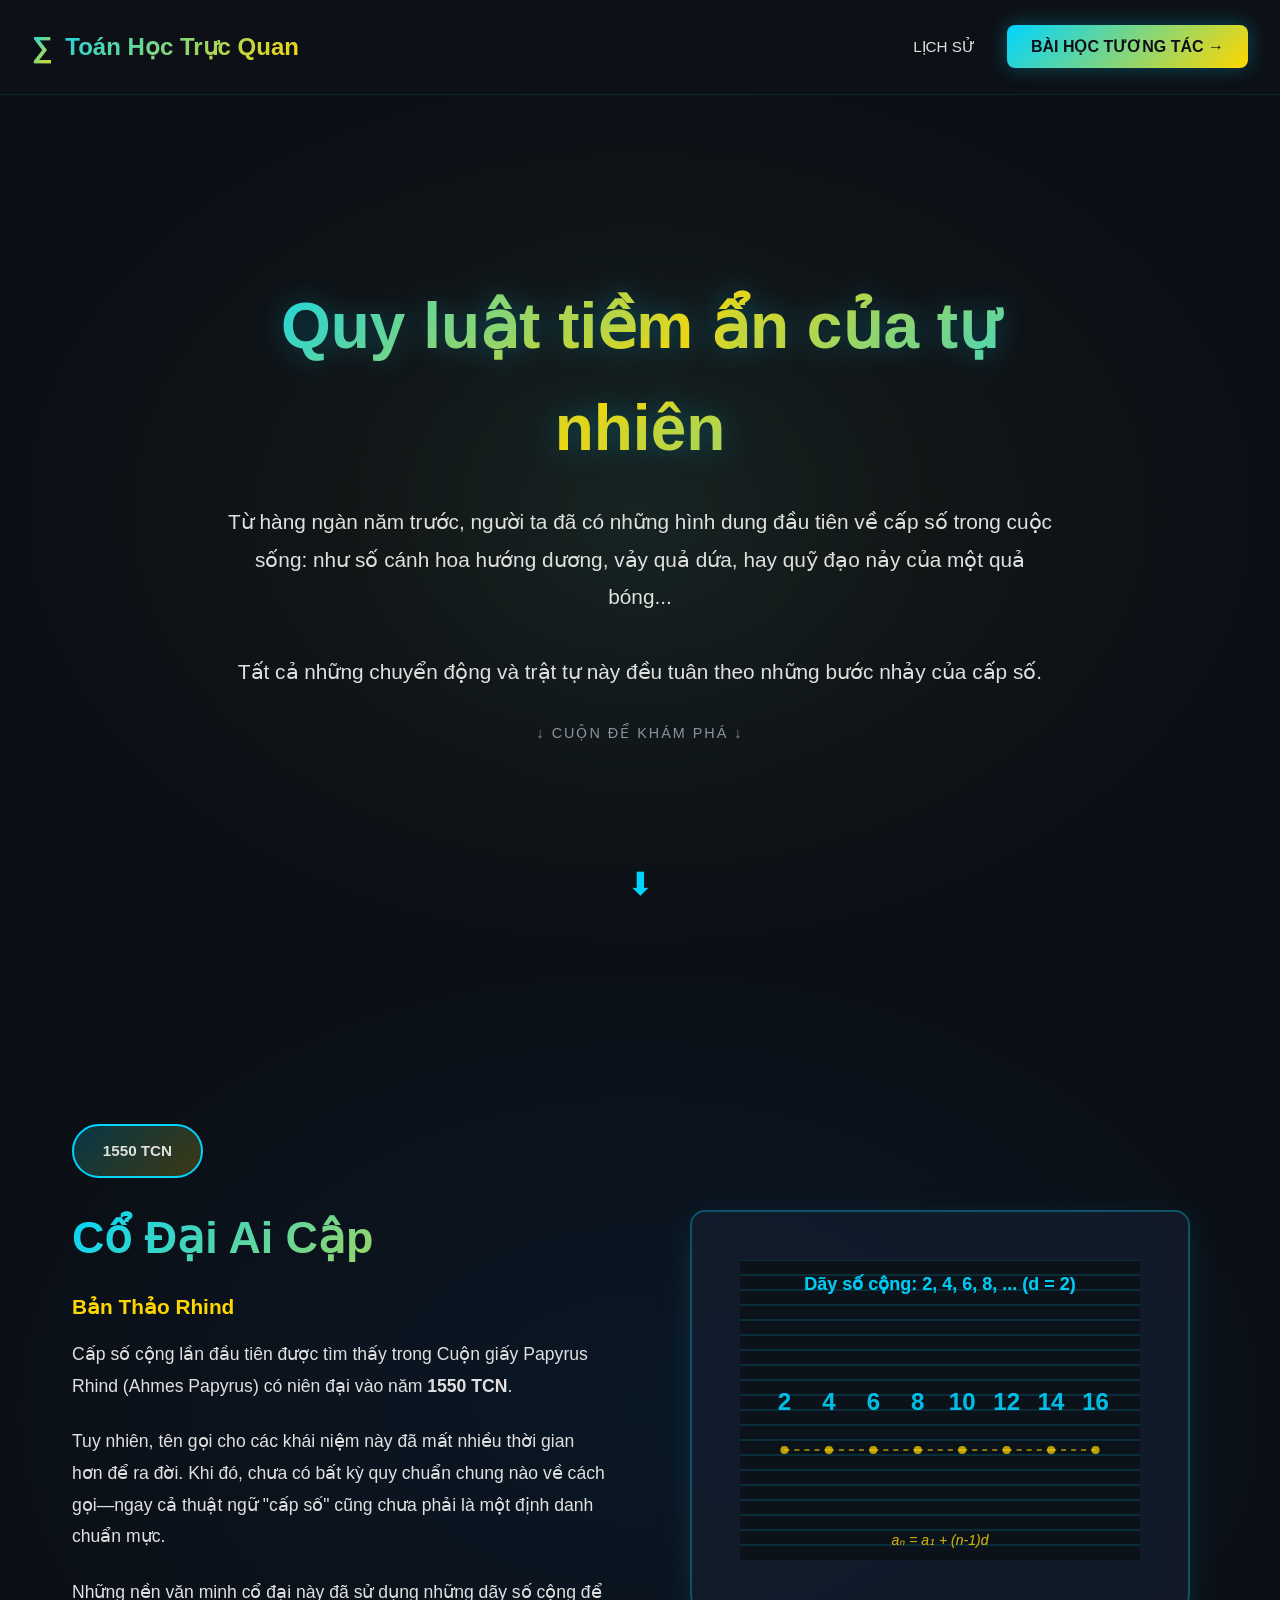
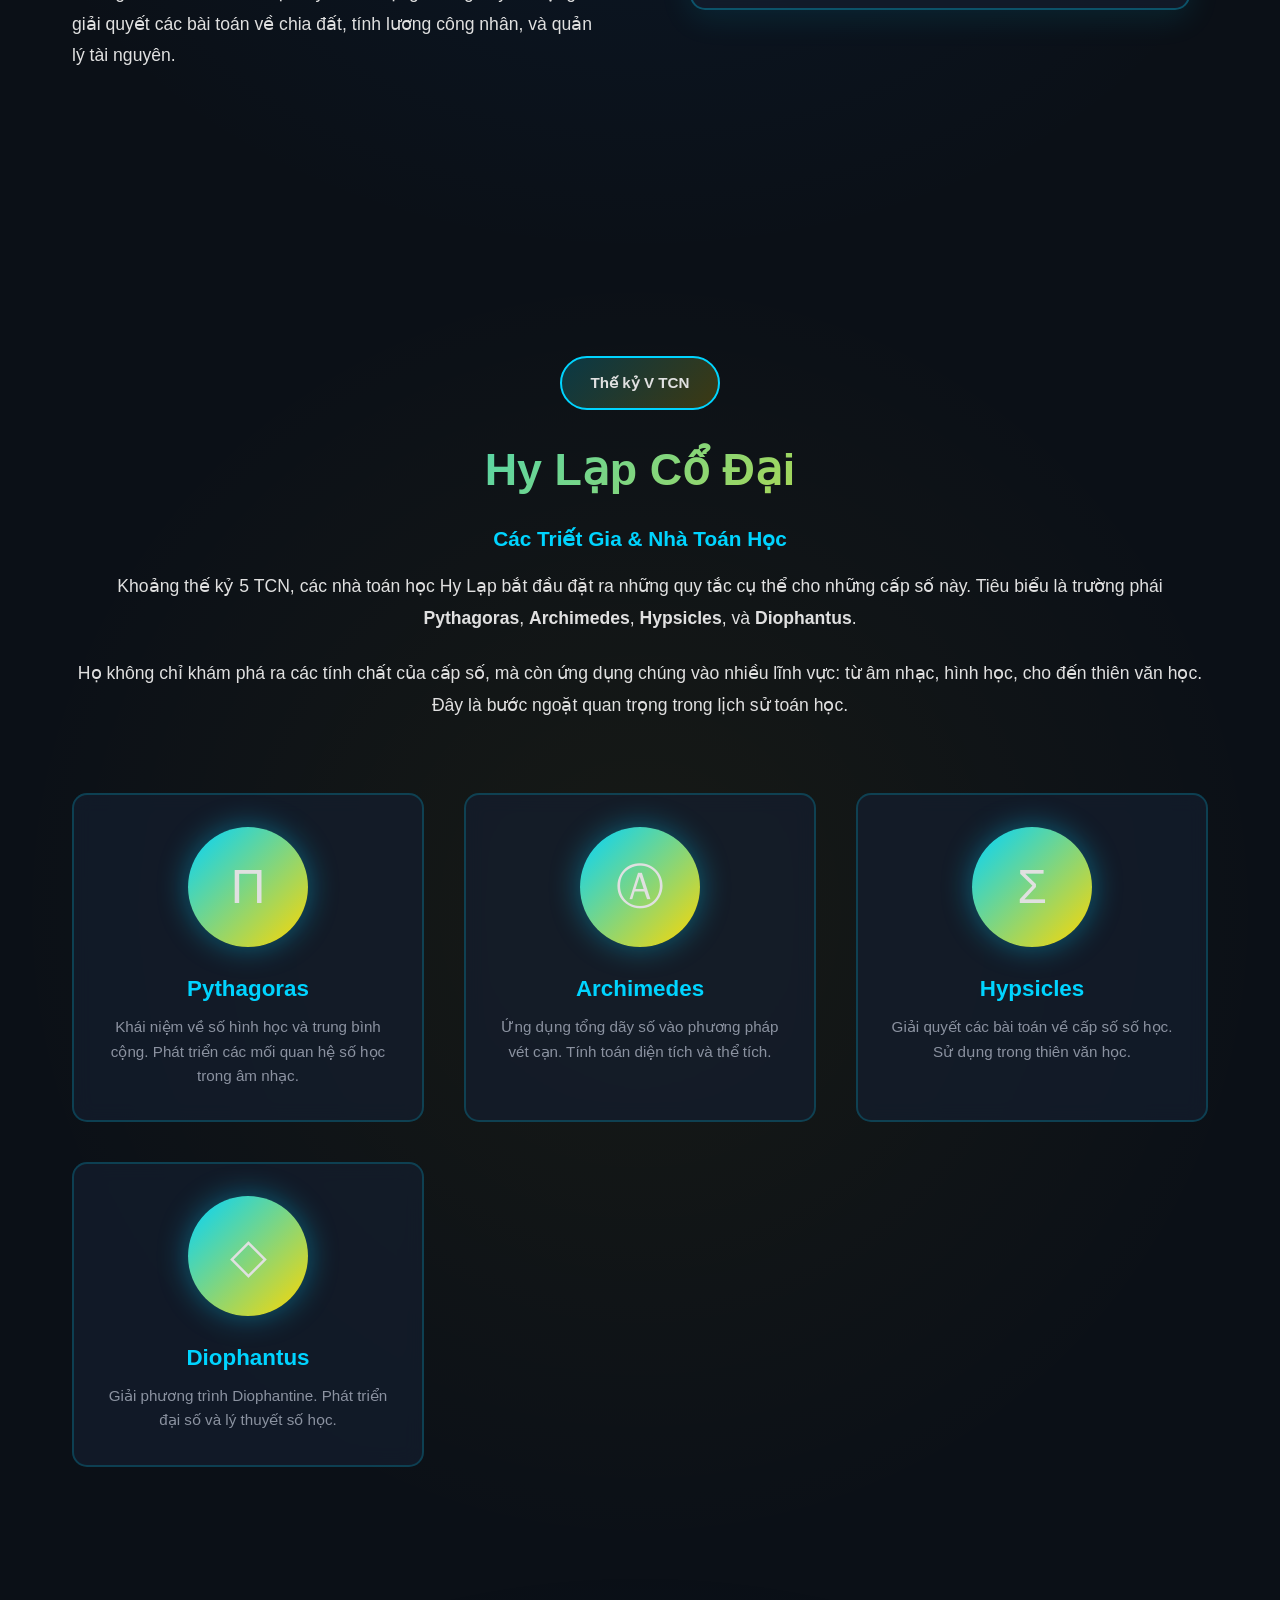
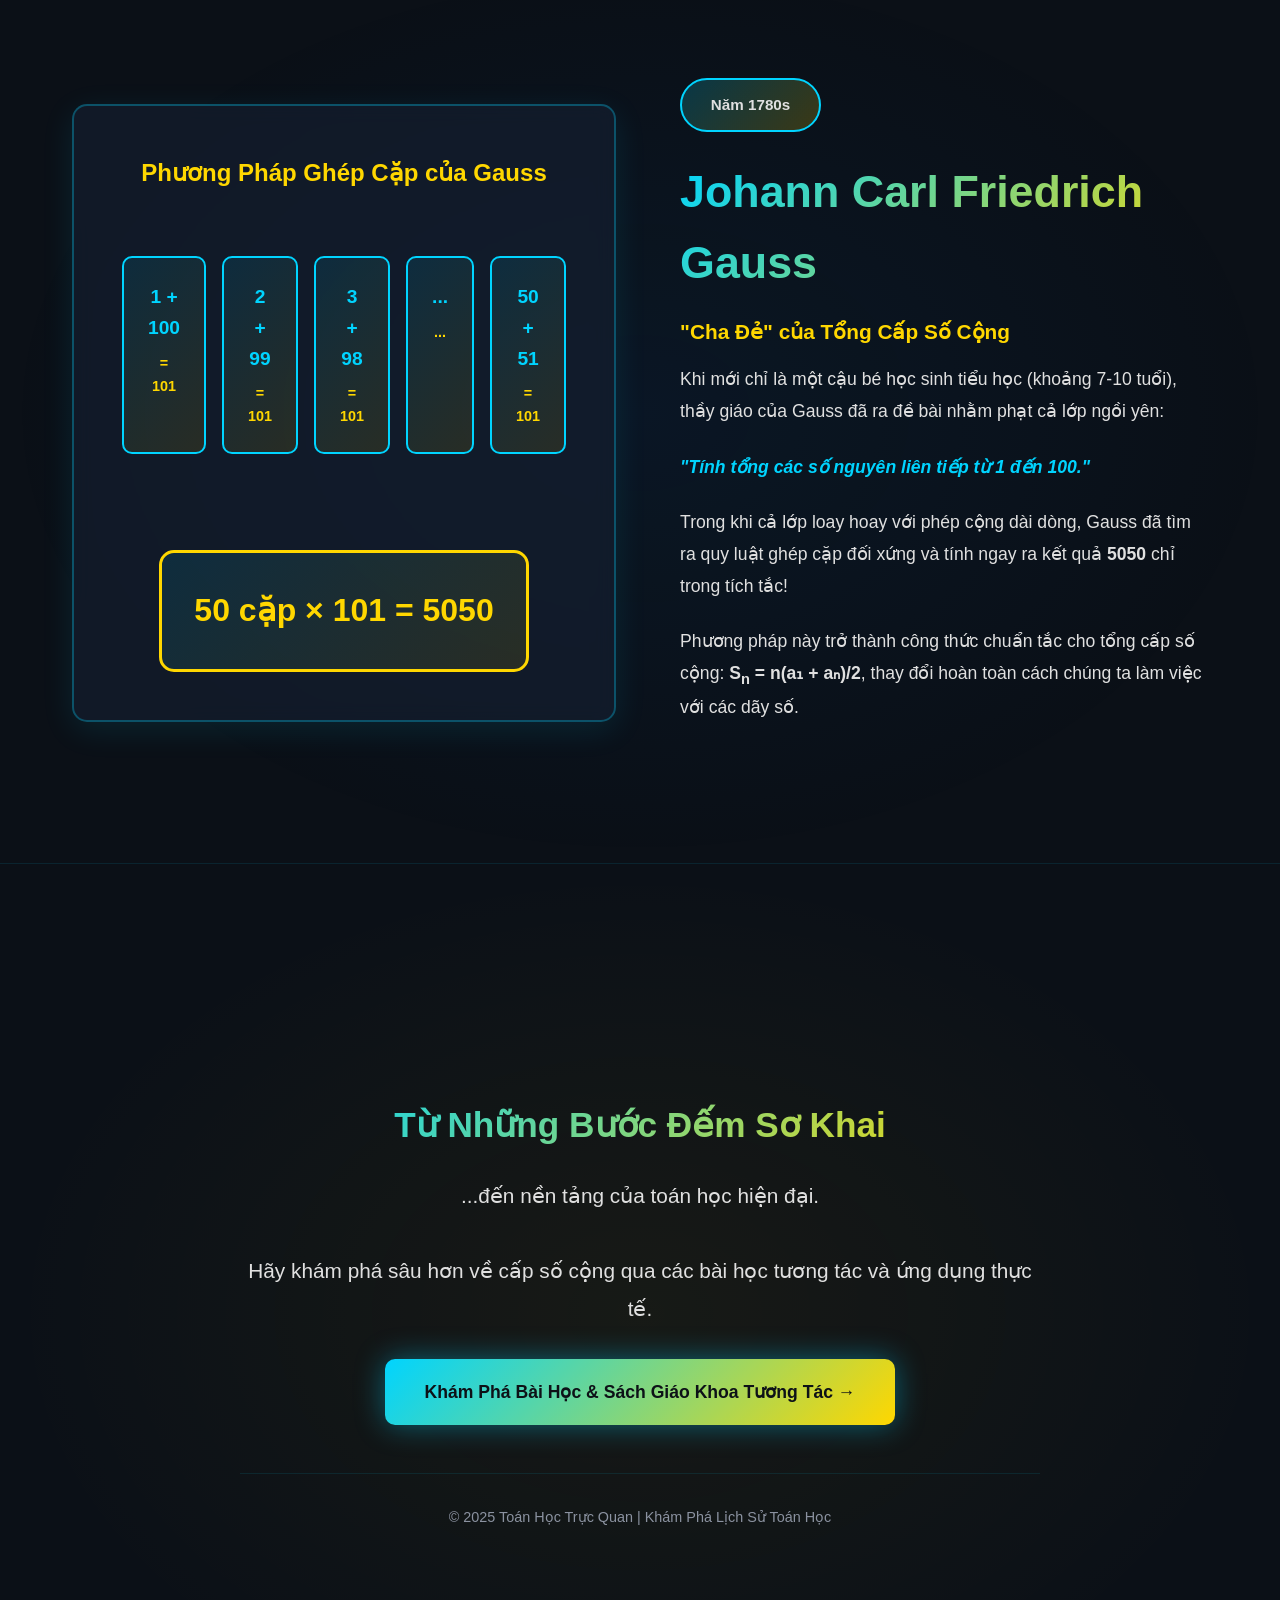
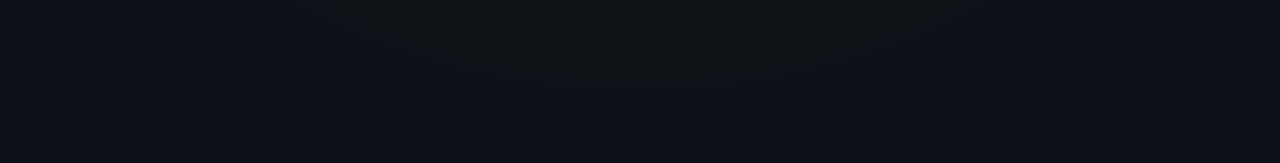
<file: history.html>
<!DOCTYPE html>
<html lang="vi">
<head>
    <meta charset="UTF-8">
    <meta name="viewport" content="width=device-width, initial-scale=1.0">
    <title>Lịch sử Cấp số cộng - Toán Học Trực Quan</title>
    <style>
        * {
            margin: 0;
            padding: 0;
            box-sizing: border-box;
        }

        :root {
            --dark-bg: #0b1017;
            --darker-bg: #0d1117;
            --accent-cyan: #00d4ff;
            --accent-gold: #ffd700;
            --text-light: #e0e0e0;
            --text-muted: #8b92a0;
            --card-bg: rgba(20, 30, 48, 0.7);
            --gradient-blue: linear-gradient(135deg, #0066cc, #00d4ff);
            --gradient-gold: linear-gradient(135deg, #ffaa00, #ffd700);
        }

        html {
            scroll-behavior: smooth;
        }

        body {
            background-color: var(--dark-bg);
            color: var(--text-light);
            font-family: 'Segoe UI', Tahoma, Geneva, Verdana, sans-serif;
            line-height: 1.6;
            overflow-x: hidden;
        }

        /* ==================== NAVBAR ==================== */
        nav {
            position: fixed;
            top: 0;
            width: 100%;
            padding: 1.5rem 2rem;
            background: linear-gradient(180deg, var(--darker-bg) 0%, rgba(13, 17, 23, 0.95) 100%);
            backdrop-filter: blur(10px);
            border-bottom: 1px solid rgba(0, 212, 255, 0.1);
            z-index: 1000;
            display: flex;
            justify-content: space-between;
            align-items: center;
        }

        .logo {
            font-size: 1.5rem;
            font-weight: bold;
            display: flex;
            align-items: center;
            gap: 0.8rem;
            background: linear-gradient(135deg, var(--accent-cyan), var(--accent-gold));
            -webkit-background-clip: text;
            -webkit-text-fill-color: transparent;
            background-clip: text;
        }

        .logo-symbol {
            font-size: 1.8rem;
            background: linear-gradient(135deg, var(--accent-cyan), var(--accent-gold));
            -webkit-background-clip: text;
            -webkit-text-fill-color: transparent;
            background-clip: text;
        }

        .nav-menu {
            display: flex;
            gap: 2rem;
            list-style: none;
            align-items: center;
        }

        .nav-link {
            color: var(--text-light);
            text-decoration: none;
            font-size: 0.95rem;
            font-weight: 500;
            position: relative;
            transition: color 0.3s ease;
        }

        .nav-link:hover {
            color: var(--accent-cyan);
        }

        .nav-link::after {
            content: '';
            position: absolute;
            bottom: -5px;
            left: 0;
            width: 0;
            height: 2px;
            background: linear-gradient(90deg, var(--accent-cyan), var(--accent-gold));
            transition: width 0.3s ease;
        }

        .nav-link:hover::after {
            width: 100%;
        }

        .cta-button {
            padding: 0.8rem 1.5rem;
            background: linear-gradient(135deg, var(--accent-cyan), var(--accent-gold));
            color: var(--darker-bg);
            border: none;
            border-radius: 8px;
            font-weight: bold;
            cursor: pointer;
            text-decoration: none;
            transition: all 0.3s ease;
            box-shadow: 0 0 20px rgba(0, 212, 255, 0.3);
        }

        .cta-button:hover {
            transform: translateY(-3px);
            box-shadow: 0 0 30px rgba(0, 212, 255, 0.5);
        }

        @media (max-width: 768px) {
            nav {
                padding: 1rem;
            }
            .nav-menu {
                gap: 1rem;
                font-size: 0.9rem;
            }
            .cta-button {
                padding: 0.6rem 1rem;
                font-size: 0.85rem;
            }
        }

        /* ==================== SCROLL REVEAL ==================== */
        .reveal {
            opacity: 0;
            transform: translateY(30px);
            transition: all 0.8s cubic-bezier(0.25, 0.46, 0.45, 0.94);
        }

        .reveal.active {
            opacity: 1;
            transform: translateY(0);
        }

        .reveal-left {
            opacity: 0;
            transform: translateX(-50px);
            transition: all 0.8s cubic-bezier(0.25, 0.46, 0.45, 0.94);
        }

        .reveal-left.active {
            opacity: 1;
            transform: translateX(0);
        }

        .reveal-right {
            opacity: 0;
            transform: translateX(50px);
            transition: all 0.8s cubic-bezier(0.25, 0.46, 0.45, 0.94);
        }

        .reveal-right.active {
            opacity: 1;
            transform: translateX(0);
        }

        /* ==================== HERO SECTION ==================== */
        .hero {
            min-height: 100vh;
            display: flex;
            flex-direction: column;
            justify-content: center;
            align-items: center;
            position: relative;
            overflow: hidden;
            margin-top: 60px;
            background: radial-gradient(ellipse at 50% 50%, rgba(0, 102, 204, 0.1) 0%, transparent 70%),
                        linear-gradient(180deg, var(--dark-bg) 0%, var(--darker-bg) 100%);
        }

        .hero::before {
            content: '';
            position: absolute;
            width: 600px;
            height: 600px;
            background: radial-gradient(circle, rgba(0, 212, 255, 0.05) 0%, transparent 70%);
            border-radius: 50%;
            top: 50%;
            left: 50%;
            transform: translate(-50%, -50%);
            animation: float 20s ease-in-out infinite;
        }

        @keyframes float {
            0%, 100% { transform: translate(-50%, -50%); }
            50% { transform: translate(-50%, -60%); }
        }

        .hero-content {
            position: relative;
            z-index: 10;
            text-align: center;
            max-width: 900px;
            padding: 2rem;
        }

        .hero-title {
            font-size: 4rem;
            font-weight: 900;
            margin-bottom: 1.5rem;
            background: linear-gradient(135deg, var(--accent-cyan), var(--accent-gold), var(--accent-cyan));
            -webkit-background-clip: text;
            -webkit-text-fill-color: transparent;
            background-clip: text;
            text-shadow: 0 0 30px rgba(0, 212, 255, 0.3);
            animation: glow-pulse 3s ease-in-out infinite;
        }

        @keyframes glow-pulse {
            0%, 100% {
                text-shadow: 0 0 20px rgba(0, 212, 255, 0.3);
            }
            50% {
                text-shadow: 0 0 40px rgba(0, 212, 255, 0.6);
            }
        }

        .hero-subtitle {
            font-size: 1.3rem;
            color: var(--text-light);
            margin-bottom: 2rem;
            line-height: 1.8;
        }

        .bounce-arrow {
            position: absolute;
            bottom: 50px;
            left: 50%;
            transform: translateX(-50%);
            font-size: 2rem;
            animation: bounce 2s ease-in-out infinite;
            color: var(--accent-cyan);
        }

        @keyframes bounce {
            0%, 100% { transform: translateX(-50%) translateY(0); }
            50% { transform: translateX(-50%) translateY(-20px); }
        }

        .scroll-text {
            font-size: 0.9rem;
            color: var(--text-muted);
            margin-top: 1rem;
            letter-spacing: 2px;
        }

        @media (max-width: 768px) {
            .hero {
                min-height: auto;
                padding-top: 100px;
            }
            .hero-title {
                font-size: 2.2rem;
            }
            .hero-subtitle {
                font-size: 1rem;
            }
        }

        /* ==================== CONTENT SECTIONS ==================== */
        .container {
            max-width: 1200px;
            margin: 0 auto;
            padding: 0 2rem;
        }

        section {
            min-height: 100vh;
            display: flex;
            align-items: center;
            justify-content: center;
            padding: 6rem 0;
        }

        section:nth-child(odd) {
            background: radial-gradient(ellipse at 50% 50%, rgba(0, 102, 204, 0.08) 0%, transparent 70%);
        }

        section:nth-child(even) {
            background: radial-gradient(ellipse at 50% 50%, rgba(255, 215, 0, 0.05) 0%, transparent 70%);
        }

        .section-content {
            display: grid;
            grid-template-columns: 1fr 1fr;
            gap: 4rem;
            align-items: center;
            width: 100%;
        }

        .section-content.center {
            grid-template-columns: 1fr;
            text-align: center;
        }

        .section-text h2 {
            font-size: 2.8rem;
            margin-bottom: 1rem;
            background: linear-gradient(135deg, var(--accent-cyan), var(--accent-gold));
            -webkit-background-clip: text;
            -webkit-text-fill-color: transparent;
            background-clip: text;
        }

        .timeline-badge {
            display: inline-block;
            padding: 0.8rem 1.8rem;
            background: linear-gradient(135deg, rgba(0, 212, 255, 0.2), rgba(255, 215, 0, 0.2));
            border: 2px solid var(--accent-cyan);
            border-radius: 50px;
            margin-bottom: 1.5rem;
            font-weight: bold;
            font-size: 0.95rem;
        }

        .section-text p {
            font-size: 1.1rem;
            color: var(--text-light);
            margin-bottom: 1.5rem;
            line-height: 1.8;
        }

        .section-visual {
            display: flex;
            justify-content: center;
            align-items: center;
        }

        .visual-card {
            background: var(--card-bg);
            border: 2px solid rgba(0, 212, 255, 0.3);
            border-radius: 15px;
            padding: 3rem;
            backdrop-filter: blur(10px);
            box-shadow: 0 8px 32px rgba(0, 212, 255, 0.1);
            transition: all 0.3s ease;
        }

        .visual-card:hover {
            border-color: var(--accent-cyan);
            box-shadow: 0 8px 32px rgba(0, 212, 255, 0.3);
            transform: translateY(-10px);
        }

        @media (max-width: 768px) {
            .section-content {
                grid-template-columns: 1fr;
                gap: 2rem;
            }
            .section-text h2 {
                font-size: 2rem;
            }
            section {
                padding: 3rem 0;
                min-height: auto;
            }
        }

        /* ==================== HISTORIANS GRID ==================== */
        .historians-grid {
            display: grid;
            grid-template-columns: repeat(auto-fit, minmax(280px, 1fr));
            gap: 2.5rem;
            width: 100%;
            margin-top: 3rem;
        }

        .historian-card {
            background: var(--card-bg);
            border: 2px solid rgba(0, 212, 255, 0.2);
            border-radius: 15px;
            padding: 2rem;
            text-align: center;
            backdrop-filter: blur(10px);
            transition: all 0.4s cubic-bezier(0.25, 0.46, 0.45, 0.94);
            cursor: pointer;
        }

        .historian-card:hover {
            border-color: var(--accent-cyan);
            transform: translateY(-15px);
            box-shadow: 0 12px 40px rgba(0, 212, 255, 0.2);
        }

        .historian-avatar {
            width: 120px;
            height: 120px;
            background: linear-gradient(135deg, var(--accent-cyan), var(--accent-gold));
            border-radius: 50%;
            margin: 0 auto 1.5rem;
            display: flex;
            align-items: center;
            justify-content: center;
            font-size: 3rem;
            box-shadow: 0 0 30px rgba(0, 212, 255, 0.4);
        }

        .historian-name {
            font-size: 1.4rem;
            font-weight: bold;
            margin-bottom: 0.5rem;
            color: var(--accent-cyan);
        }

        .historian-contribution {
            font-size: 0.95rem;
            color: var(--text-muted);
            line-height: 1.6;
        }

        /* ==================== GAUSS INTERACTIVE ==================== */
        .gauss-visual {
            display: flex;
            flex-direction: column;
            gap: 2rem;
            align-items: center;
            width: 100%;
        }

        .number-pairs {
            display: grid;
            grid-template-columns: repeat(5, 1fr);
            gap: 1rem;
            width: 100%;
            margin: 2rem 0;
        }

        .pair-box {
            background: linear-gradient(135deg, rgba(0, 212, 255, 0.1), rgba(255, 215, 0, 0.1));
            border: 2px solid var(--accent-cyan);
            border-radius: 10px;
            padding: 1.5rem;
            text-align: center;
            font-weight: bold;
            transition: all 0.4s ease;
            animation: slideIn 0.6s ease-out forwards;
            opacity: 0;
        }

        .pair-box:nth-child(1) { animation-delay: 0s; }
        .pair-box:nth-child(2) { animation-delay: 0.1s; }
        .pair-box:nth-child(3) { animation-delay: 0.2s; }
        .pair-box:nth-child(4) { animation-delay: 0.3s; }
        .pair-box:nth-child(5) { animation-delay: 0.4s; }

        @keyframes slideIn {
            to {
                opacity: 1;
                transform: translateY(0);
            }
            from {
                opacity: 0;
                transform: translateY(20px);
            }
        }

        .pair-box:hover {
            border-color: var(--accent-gold);
            background: linear-gradient(135deg, rgba(255, 215, 0, 0.2), rgba(0, 212, 255, 0.2));
            transform: scale(1.1);
            box-shadow: 0 0 20px rgba(255, 215, 0, 0.5);
        }

        .pair-number {
            font-size: 1.2rem;
            color: var(--accent-cyan);
        }

        .pair-result {
            font-size: 0.9rem;
            color: var(--accent-gold);
            margin-top: 0.5rem;
        }

        .gauss-result {
            font-size: 2rem;
            font-weight: bold;
            text-align: center;
            margin-top: 2rem;
            padding: 2rem;
            background: linear-gradient(135deg, rgba(0, 212, 255, 0.1), rgba(255, 215, 0, 0.1));
            border: 3px solid var(--accent-gold);
            border-radius: 15px;
            color: var(--accent-gold);
            animation: glow-pulse 2s ease-in-out infinite;
        }

        /* ==================== FOOTER ==================== */
        .footer {
            background: linear-gradient(180deg, var(--darker-bg) 0%, rgba(0, 0, 0, 0.5) 100%);
            padding: 4rem 2rem;
            text-align: center;
            border-top: 1px solid rgba(0, 212, 255, 0.1);
        }

        .footer-content {
            max-width: 800px;
            margin: 0 auto;
        }

        .footer-message {
            font-size: 1.3rem;
            color: var(--text-light);
            margin-bottom: 2rem;
            line-height: 1.8;
        }

        .footer-cta {
            display: inline-block;
            padding: 1.2rem 2.5rem;
            background: linear-gradient(135deg, var(--accent-cyan), var(--accent-gold));
            color: var(--darker-bg);
            border: none;
            border-radius: 10px;
            font-weight: bold;
            font-size: 1.1rem;
            cursor: pointer;
            text-decoration: none;
            transition: all 0.3s ease;
            box-shadow: 0 0 30px rgba(0, 212, 255, 0.4);
        }

        .footer-cta:hover {
            transform: translateY(-5px);
            box-shadow: 0 0 50px rgba(0, 212, 255, 0.6);
        }

        .footer-bottom {
            margin-top: 3rem;
            padding-top: 2rem;
            border-top: 1px solid rgba(0, 212, 255, 0.1);
            color: var(--text-muted);
            font-size: 0.9rem;
        }

        /* ==================== CANVAS ANIMATION ==================== */
        canvas {
            display: block;
            margin: 0 auto;
            max-width: 100%;
            height: auto;
        }

        /* ==================== RESPONSIVE ==================== */
        @media (max-width: 1024px) {
            .historians-grid {
                grid-template-columns: repeat(auto-fit, minmax(200px, 1fr));
                gap: 1.5rem;
            }
            .number-pairs {
                grid-template-columns: repeat(3, 1fr);
            }
        }

        @media (max-width: 600px) {
            .number-pairs {
                grid-template-columns: repeat(2, 1fr);
                gap: 0.8rem;
            }
            .pair-box {
                padding: 1rem;
                font-size: 0.85rem;
            }
            .footer-cta {
                padding: 0.9rem 1.8rem;
                font-size: 0.95rem;
            }
        }
    </style>
</head>
<body>
    <!-- ==================== NAVBAR ==================== -->
    <nav>
        <div class="logo">
            <span class="logo-symbol">∑</span>
            <span>Toán Học Trực Quan</span>
        </div>
        <ul class="nav-menu">
            <li><a href="#hero" class="nav-link">LỊCH SỬ</a></li>
            <li><a href="index.html" class="cta-button">BÀI HỌC TƯƠNG TÁC →</a></li>
        </ul>
    </nav>

    <!-- ==================== HERO SECTION ==================== -->
    <section id="hero" class="hero">
        <div class="hero-content reveal">
            <h1 class="hero-title">Quy luật tiềm ẩn của tự nhiên</h1>
            <p class="hero-subtitle">
                Từ hàng ngàn năm trước, người ta đã có những hình dung đầu tiên về cấp số trong cuộc sống: 
                như số cánh hoa hướng dương, vảy quả dứa, hay quỹ đạo nảy của một quả bóng...
                <br><br>
                Tất cả những chuyển động và trật tự này đều tuân theo những bước nhảy của cấp số.
            </p>
            <p class="scroll-text">↓ CUỘN ĐỂ KHÁM PHÁ ↓</p>
        </div>
        <div class="bounce-arrow">⬇</div>
    </section>

    <!-- ==================== SECTION 1: CỔ ĐẠI AI CẬP ==================== -->
    <section class="reveal">
        <div class="container">
            <div class="section-content">
                <div class="section-text reveal-left">
                    <div class="timeline-badge">1550 TCN</div>
                    <h2>Cổ Đại Ai Cập</h2>
                    <h3 style="color: var(--accent-gold); font-size: 1.3rem; margin-bottom: 1rem;">Bản Thảo Rhind</h3>
                    <p>
                        Cấp số cộng lần đầu tiên được tìm thấy trong Cuộn giấy Papyrus Rhind 
                        (Ahmes Papyrus) có niên đại vào năm <strong>1550 TCN</strong>. 
                    </p>
                    <p>
                        Tuy nhiên, tên gọi cho các khái niệm này đã mất nhiều thời gian hơn để ra đời. 
                        Khi đó, chưa có bất kỳ quy chuẩn chung nào về cách gọi—ngay cả thuật ngữ "cấp số" 
                        cũng chưa phải là một định danh chuẩn mực.
                    </p>
                    <p>
                        Những nền văn minh cổ đại này đã sử dụng những dãy số cộng để giải quyết 
                        các bài toán về chia đất, tính lương công nhân, và quản lý tài nguyên.
                    </p>
                </div>
                <div class="section-visual reveal-right">
                    <div class="visual-card">
                        <canvas id="papyrus-canvas" width="400" height="300"></canvas>
                    </div>
                </div>
            </div>
        </div>
    </section>

    <!-- ==================== SECTION 2: HY LẠP CỔ ĐẠI ==================== -->
    <section class="reveal">
        <div class="container">
            <div class="section-content center">
                <div class="section-text reveal">
                    <div class="timeline-badge">Thế kỷ V TCN</div>
                    <h2>Hy Lạp Cổ Đại</h2>
                    <h3 style="color: var(--accent-cyan); font-size: 1.3rem; margin-bottom: 1rem;">
                        Các Triết Gia & Nhà Toán Học
                    </h3>
                    <p>
                        Khoảng thế kỷ 5 TCN, các nhà toán học Hy Lạp bắt đầu đặt ra những quy tắc cụ thể 
                        cho những cấp số này. Tiêu biểu là trường phái <strong>Pythagoras</strong>, 
                        <strong>Archimedes</strong>, <strong>Hypsicles</strong>, và <strong>Diophantus</strong>.
                    </p>
                    <p>
                        Họ không chỉ khám phá ra các tính chất của cấp số, mà còn ứng dụng chúng vào 
                        nhiều lĩnh vực: từ âm nhạc, hình học, cho đến thiên văn học. Đây là bước ngoặt 
                        quan trọng trong lịch sử toán học.
                    </p>
                </div>
            </div>
            <div class="historians-grid" style="margin-top: 3rem;">
                <div class="historian-card reveal">
                    <div class="historian-avatar">Π</div>
                    <div class="historian-name">Pythagoras</div>
                    <div class="historian-contribution">
                        Khái niệm về số hình học và trung bình cộng. Phát triển các mối quan hệ số học trong âm nhạc.
                    </div>
                </div>
                <div class="historian-card reveal">
                    <div class="historian-avatar">Ⓐ</div>
                    <div class="historian-name">Archimedes</div>
                    <div class="historian-contribution">
                        Ứng dụng tổng dãy số vào phương pháp vét cạn. Tính toán diện tích và thể tích.
                    </div>
                </div>
                <div class="historian-card reveal">
                    <div class="historian-avatar">Σ</div>
                    <div class="historian-name">Hypsicles</div>
                    <div class="historian-contribution">
                        Giải quyết các bài toán về cấp số số học. Sử dụng trong thiên văn học.
                    </div>
                </div>
                <div class="historian-card reveal">
                    <div class="historian-avatar">◇</div>
                    <div class="historian-name">Diophantus</div>
                    <div class="historian-contribution">
                        Giải phương trình Diophantine. Phát triển đại số và lý thuyết số học.
                    </div>
                </div>
            </div>
        </div>
    </section>

    <!-- ==================== SECTION 3: CARL FRIEDRICH GAUSS ==================== -->
    <section class="reveal">
        <div class="container">
            <div class="section-content">
                <div class="section-visual reveal-left">
                    <div class="visual-card">
                        <div class="gauss-visual">
                            <h3 style="color: var(--accent-gold); font-size: 1.5rem; text-align: center;">
                                Phương Pháp Ghép Cặp của Gauss
                            </h3>
                            <div class="number-pairs">
                                <div class="pair-box">
                                    <div class="pair-number">1 + 100</div>
                                    <div class="pair-result">= 101</div>
                                </div>
                                <div class="pair-box">
                                    <div class="pair-number">2 + 99</div>
                                    <div class="pair-result">= 101</div>
                                </div>
                                <div class="pair-box">
                                    <div class="pair-number">3 + 98</div>
                                    <div class="pair-result">= 101</div>
                                </div>
                                <div class="pair-box">
                                    <div class="pair-number">...</div>
                                    <div class="pair-result">...</div>
                                </div>
                                <div class="pair-box">
                                    <div class="pair-number">50 + 51</div>
                                    <div class="pair-result">= 101</div>
                                </div>
                            </div>
                            <div class="gauss-result">
                                50 cặp × 101 = <strong>5050</strong>
                            </div>
                        </div>
                    </div>
                </div>
                <div class="section-text reveal-right">
                    <div class="timeline-badge">Năm 1780s</div>
                    <h2>Johann Carl Friedrich Gauss</h2>
                    <h3 style="color: var(--accent-gold); font-size: 1.3rem; margin-bottom: 1rem;">
                        "Cha Đẻ" của Tổng Cấp Số Cộng
                    </h3>
                    <p>
                        Khi mới chỉ là một cậu bé học sinh tiểu học (khoảng 7-10 tuổi), 
                        thầy giáo của Gauss đã ra đề bài nhằm phạt cả lớp ngồi yên:
                    </p>
                    <p style="font-style: italic; color: var(--accent-cyan);">
                        <strong>"Tính tổng các số nguyên liên tiếp từ 1 đến 100."</strong>
                    </p>
                    <p>
                        Trong khi cả lớp loay hoay với phép cộng dài dòng, Gauss đã tìm ra quy luật 
                        ghép cặp đối xứng và tính ngay ra kết quả <strong>5050</strong> chỉ trong tích tắc!
                    </p>
                    <p>
                        Phương pháp này trở thành công thức chuẩn tắc cho tổng cấp số cộng: 
                        <strong>S<sub>n</sub> = n(a₁ + aₙ)/2</strong>, thay đổi hoàn toàn cách chúng ta 
                        làm việc với các dãy số.
                    </p>
                </div>
            </div>
        </div>
    </section>

    <!-- ==================== FOOTER / CTA ==================== -->
    <section class="footer">
        <div class="footer-content reveal">
            <h2 style="font-size: 2.2rem; margin-bottom: 1.5rem; background: linear-gradient(135deg, var(--accent-cyan), var(--accent-gold)); -webkit-background-clip: text; -webkit-text-fill-color: transparent; background-clip: text;">
                Từ Những Bước Đếm Sơ Khai
            </h2>
            <p class="footer-message">
                ...đến nền tảng của toán học hiện đại.
                <br><br>
                Hãy khám phá sâu hơn về cấp số cộng qua các bài học tương tác và ứng dụng thực tế.
            </p>
            <a href="index.html" class="footer-cta">
                Khám Phá Bài Học & Sách Giáo Khoa Tương Tác →
            </a>
            <div class="footer-bottom">
                <p>© 2025 Toán Học Trực Quan | Khám Phá Lịch Sử Toán Học</p>
            </div>
        </div>
    </section>

    <script>
        /* ==================== INTERSECTION OBSERVER FOR SCROLL REVEAL ==================== */
        const observerOptions = {
            threshold: 0.2,
            rootMargin: '0px 0px -50px 0px'
        };

        const observer = new IntersectionObserver(function(entries) {
            entries.forEach(entry => {
                if (entry.isIntersecting) {
                    entry.target.classList.add('active');
                }
            });
        }, observerOptions);

        document.querySelectorAll('.reveal, .reveal-left, .reveal-right').forEach(element => {
            observer.observe(element);
        });

        /* ==================== PAPYRUS CANVAS ANIMATION ==================== */
        function drawPapyrusVisualization() {
            const canvas = document.getElementById('papyrus-canvas');
            if (!canvas) return;

            const ctx = canvas.getContext('2d');
            const width = canvas.width;
            const height = canvas.height;

            // Clear canvas
            ctx.fillStyle = 'rgba(13, 17, 23, 0.5)';
            ctx.fillRect(0, 0, width, height);

            // Draw papyrus texture
            ctx.strokeStyle = 'rgba(0, 212, 255, 0.2)';
            ctx.lineWidth = 1;
            for (let i = 0; i < height; i += 15) {
                ctx.beginPath();
                ctx.moveTo(0, i);
                ctx.lineTo(width, i);
                ctx.stroke();
            }

            // Draw ancient number sequence: 2, 4, 6, 8, 10...
            const numbers = [2, 4, 6, 8, 10, 12, 14, 16];
            const spacing = width / (numbers.length + 1);
            const startY = height / 2;

            ctx.fillStyle = 'rgba(0, 212, 255, 0.8)';
            ctx.font = 'bold 24px Arial';
            ctx.textAlign = 'center';

            numbers.forEach((num, idx) => {
                const x = spacing * (idx + 1);
                ctx.fillText(num, x, startY);
                
                // Draw connecting dots
                ctx.fillStyle = 'rgba(255, 215, 0, 0.6)';
                ctx.beginPath();
                ctx.arc(x, startY + 40, 4, 0, Math.PI * 2);
                ctx.fill();
                
                // Draw differences (d=2)
                if (idx < numbers.length - 1) {
                    const nextX = spacing * (idx + 2);
                    ctx.strokeStyle = 'rgba(255, 215, 0, 0.4)';
                    ctx.lineWidth = 2;
                    ctx.setLineDash([5, 5]);
                    ctx.beginPath();
                    ctx.moveTo(x, startY + 40);
                    ctx.lineTo(nextX, startY + 40);
                    ctx.stroke();
                    ctx.setLineDash([]);
                }
                
                ctx.fillStyle = 'rgba(0, 212, 255, 0.8)';
            });

            // Draw title
            ctx.fillStyle = 'rgba(0, 212, 255, 0.9)';
            ctx.font = 'bold 18px Arial';
            ctx.textAlign = 'center';
            ctx.fillText('Dãy số cộng: 2, 4, 6, 8, ... (d = 2)', width / 2, 30);

            // Draw formula
            ctx.font = 'italic 14px Arial';
            ctx.fillStyle = 'rgba(255, 215, 0, 0.7)';
            ctx.textAlign = 'center';
            ctx.fillText('aₙ = a₁ + (n-1)d', width / 2, height - 15);
        }

        // Draw when page loads
        window.addEventListener('load', drawPapyrusVisualization);
        window.addEventListener('resize', drawPapyrusVisualization);

        /* ==================== SMOOTH SCROLL ==================== */
        document.querySelectorAll('a[href^="#"]').forEach(anchor => {
            anchor.addEventListener('click', function (e) {
                e.preventDefault();
                const target = document.querySelector(this.getAttribute('href'));
                if (target) {
                    target.scrollIntoView({ behavior: 'smooth', block: 'start' });
                }
            });
        });

        /* ==================== NAVBAR SCROLL EFFECT ==================== */
        let lastScrollTop = 0;
        const nav = document.querySelector('nav');

        window.addEventListener('scroll', () => {
            const scrollTop = window.scrollY;
            if (scrollTop > 100) {
                nav.style.boxShadow = '0 4px 20px rgba(0, 212, 255, 0.15)';
            } else {
                nav.style.boxShadow = 'none';
            }
            lastScrollTop = scrollTop <= 0 ? 0 : scrollTop;
        });

        /* ==================== HISTORIAN CARDS STAGGER ==================== */
        const historianCards = document.querySelectorAll('.historian-card');
        historianCards.forEach((card, index) => {
            card.style.setProperty('--delay', `${index * 0.15}s`);
            card.style.animation = `slideIn 0.6s ease-out ${index * 0.15}s forwards`;
            card.style.opacity = '0';
        });
    </script>
</body>
</html>
</file>
